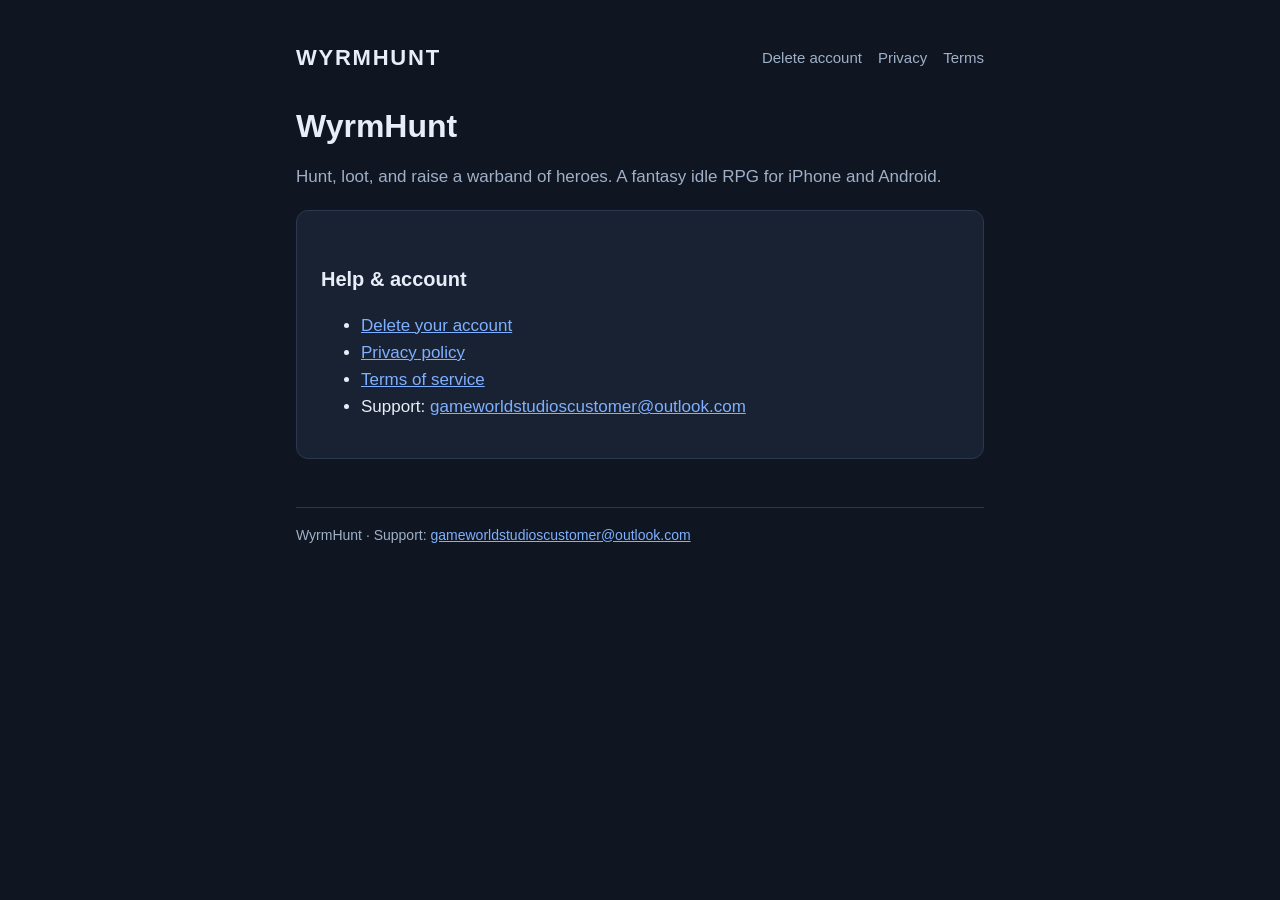
<file: index.html>
<!doctype html>
<html lang="en"><head><meta charset="utf-8"><meta name="viewport" content="width=device-width,initial-scale=1"><title>WyrmHunt</title><link rel="stylesheet" href="style.css"></head><body><main><header><a class="brand" href="index.html">WYRMHUNT</a><nav><a href="delete-account.html">Delete account</a><a href="privacy.html">Privacy</a><a href="terms.html">Terms</a></nav></header>
<h1>WyrmHunt</h1><p class="muted">Hunt, loot, and raise a warband of heroes. A fantasy idle RPG for iPhone and Android.</p><div class="card"><h2>Help &amp; account</h2><ul><li><a href="delete-account.html">Delete your account</a></li><li><a href="privacy.html">Privacy policy</a></li><li><a href="terms.html">Terms of service</a></li><li>Support: <a href="mailto:gameworldstudioscustomer@outlook.com">gameworldstudioscustomer@outlook.com</a></li></ul></div>
<footer>WyrmHunt &middot; Support: <a href="mailto:gameworldstudioscustomer@outlook.com">gameworldstudioscustomer@outlook.com</a></footer></main></body></html>
</file>
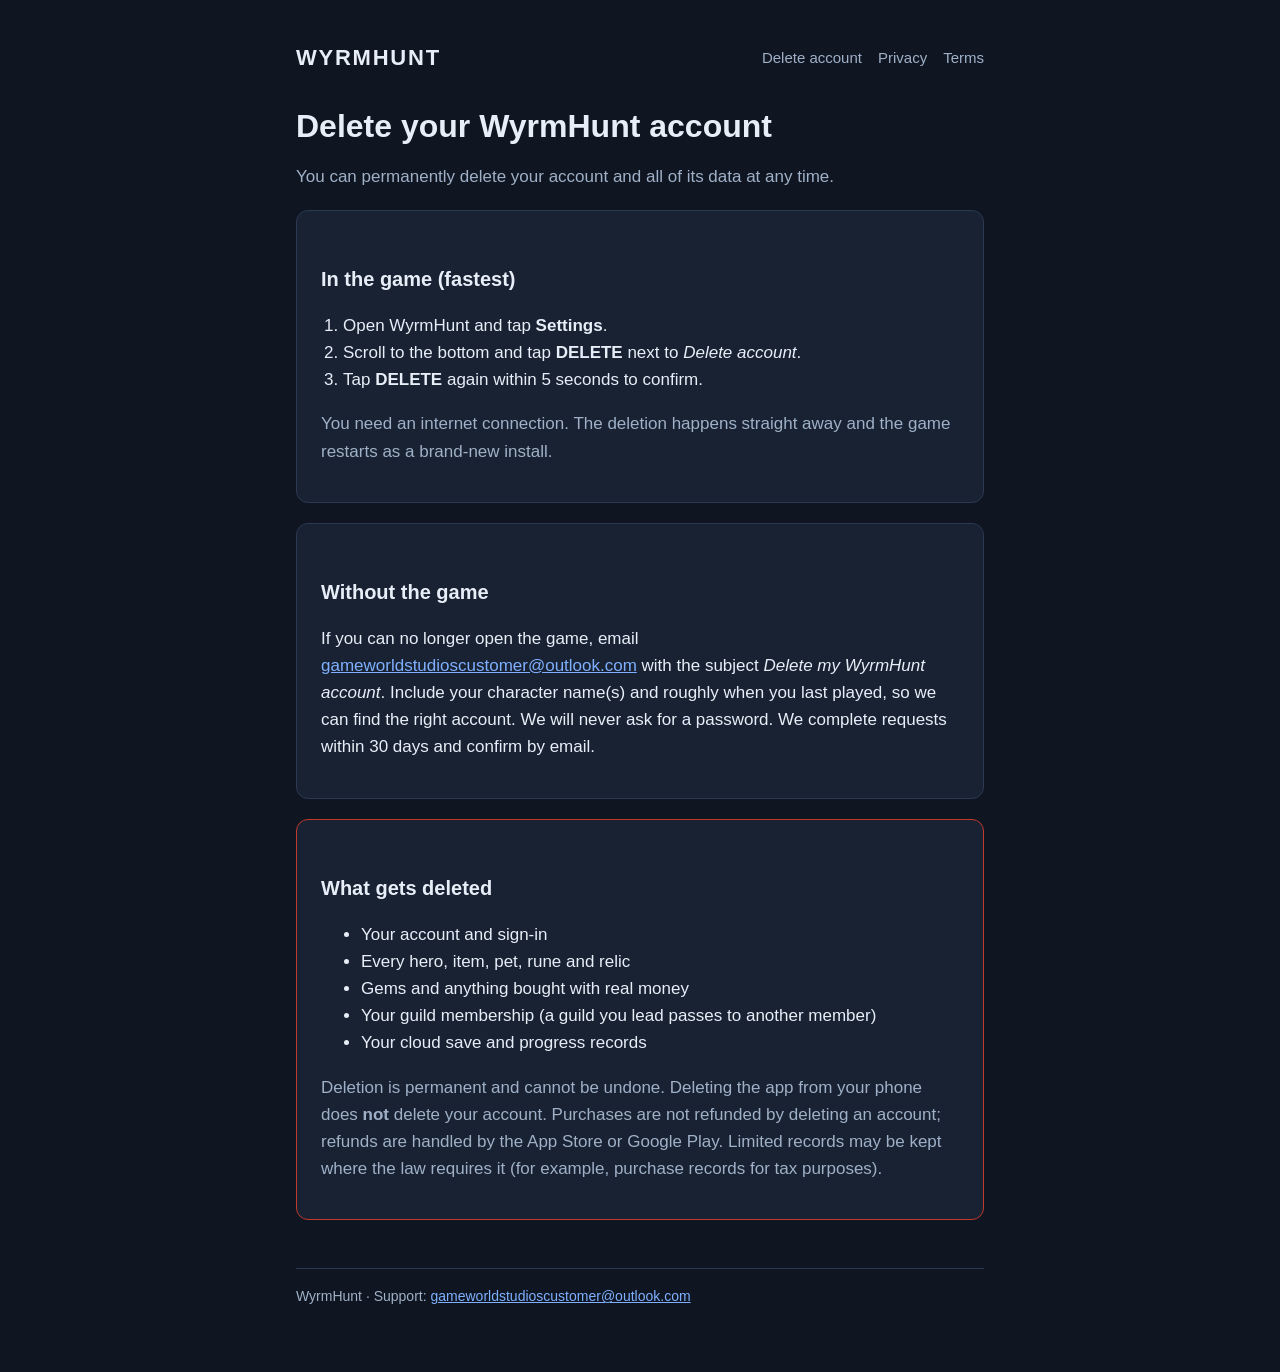
<file: delete-account.html>
<!doctype html>
<html lang="en"><head><meta charset="utf-8"><meta name="viewport" content="width=device-width,initial-scale=1"><title>Delete your WyrmHunt account</title><link rel="stylesheet" href="style.css"></head><body><main><header><a class="brand" href="index.html">WYRMHUNT</a><nav><a href="delete-account.html">Delete account</a><a href="privacy.html">Privacy</a><a href="terms.html">Terms</a></nav></header>
<h1>Delete your WyrmHunt account</h1><p class="muted">You can permanently delete your account and all of its data at any time.</p>
<div class="card"><h2>In the game (fastest)</h2><ol><li>Open WyrmHunt and tap <strong>Settings</strong>.</li><li>Scroll to the bottom and tap <strong>DELETE</strong> next to <em>Delete account</em>.</li><li>Tap <strong>DELETE</strong> again within 5 seconds to confirm.</li></ol><p class="muted">You need an internet connection. The deletion happens straight away and the game restarts as a brand-new install.</p></div>
<div class="card"><h2>Without the game</h2><p>If you can no longer open the game, email <a href="mailto:gameworldstudioscustomer@outlook.com?subject=Delete%20my%20WyrmHunt%20account">gameworldstudioscustomer@outlook.com</a> with the subject <em>Delete my WyrmHunt account</em>. Include your character name(s) and roughly when you last played, so we can find the right account. We will never ask for a password. We complete requests within 30 days and confirm by email.</p></div>
<div class="card danger"><h2>What gets deleted</h2><ul><li>Your account and sign-in</li><li>Every hero, item, pet, rune and relic</li><li>Gems and anything bought with real money</li><li>Your guild membership (a guild you lead passes to another member)</li><li>Your cloud save and progress records</li></ul><p class="muted">Deletion is permanent and cannot be undone. Deleting the app from your phone does <strong>not</strong> delete your account. Purchases are not refunded by deleting an account; refunds are handled by the App Store or Google Play. Limited records may be kept where the law requires it (for example, purchase records for tax purposes).</p></div>
<footer>WyrmHunt &middot; Support: <a href="mailto:gameworldstudioscustomer@outlook.com">gameworldstudioscustomer@outlook.com</a></footer></main></body></html>
</file>
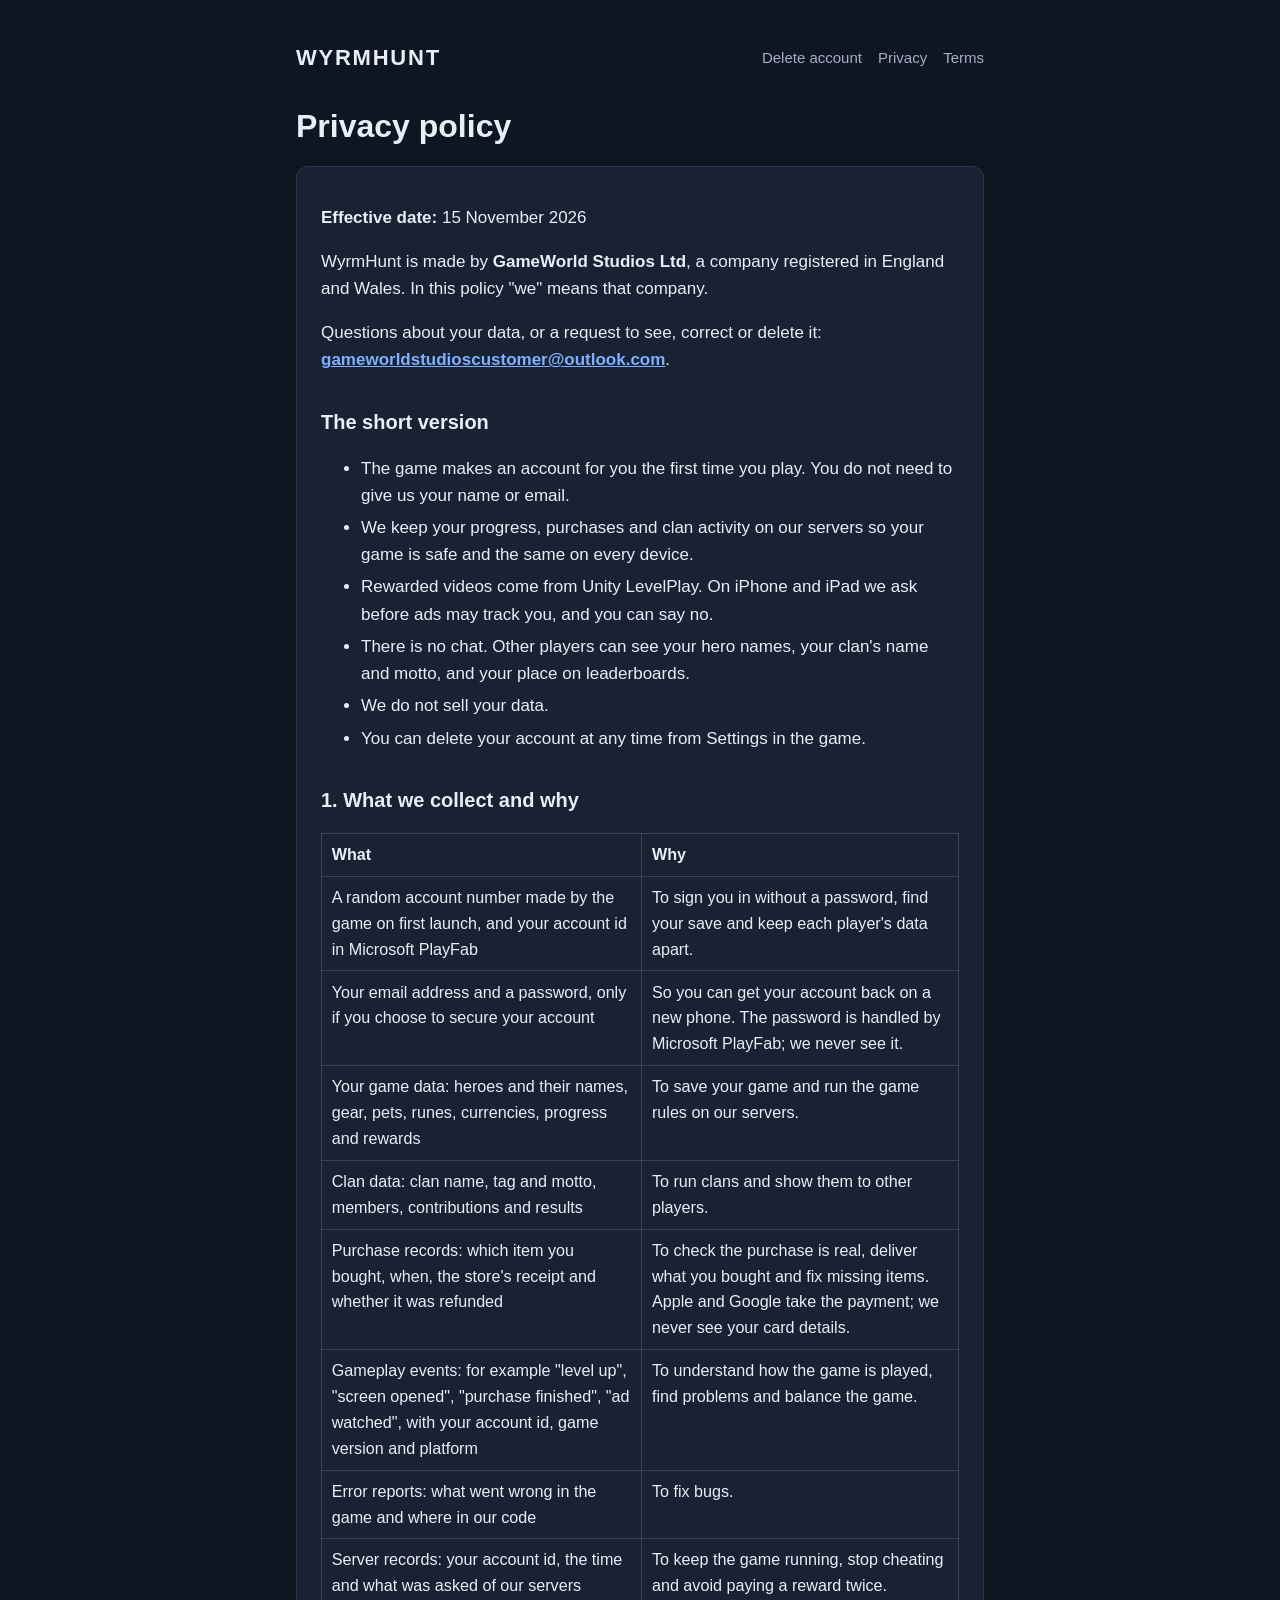
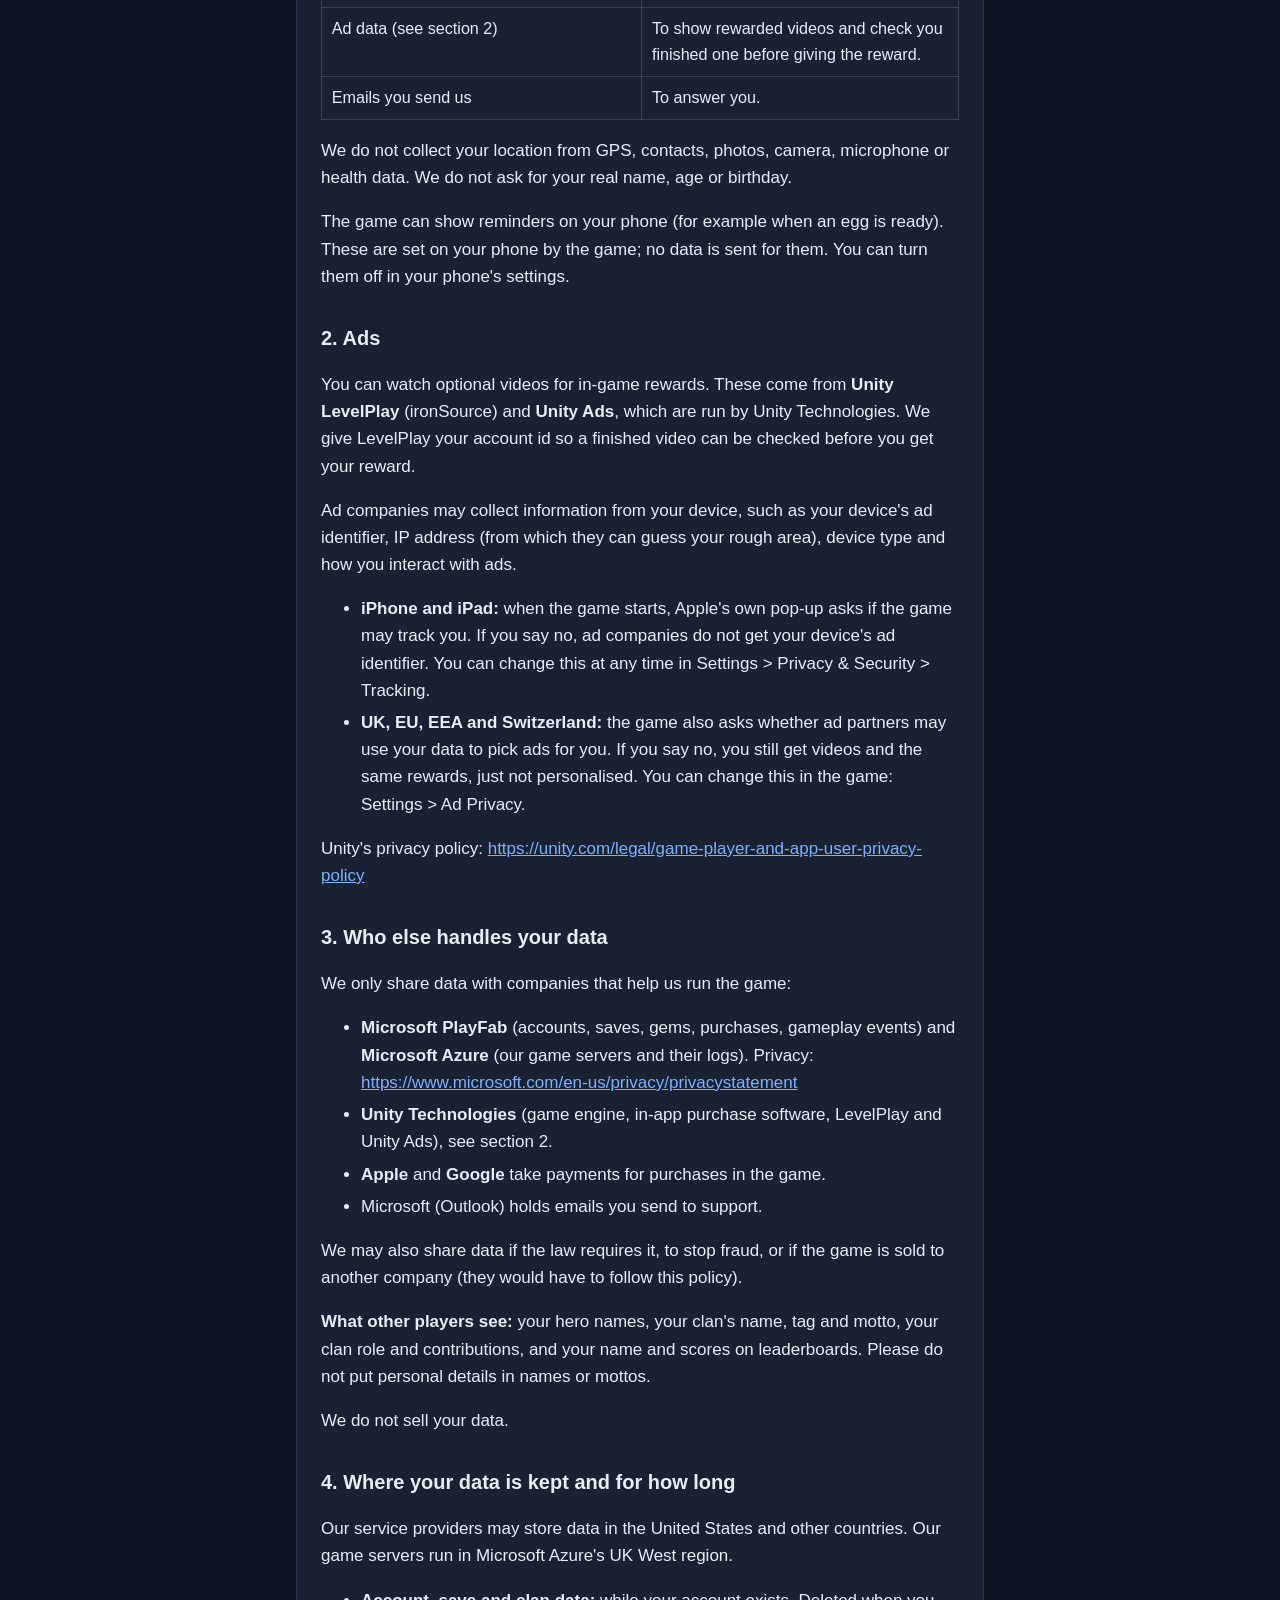
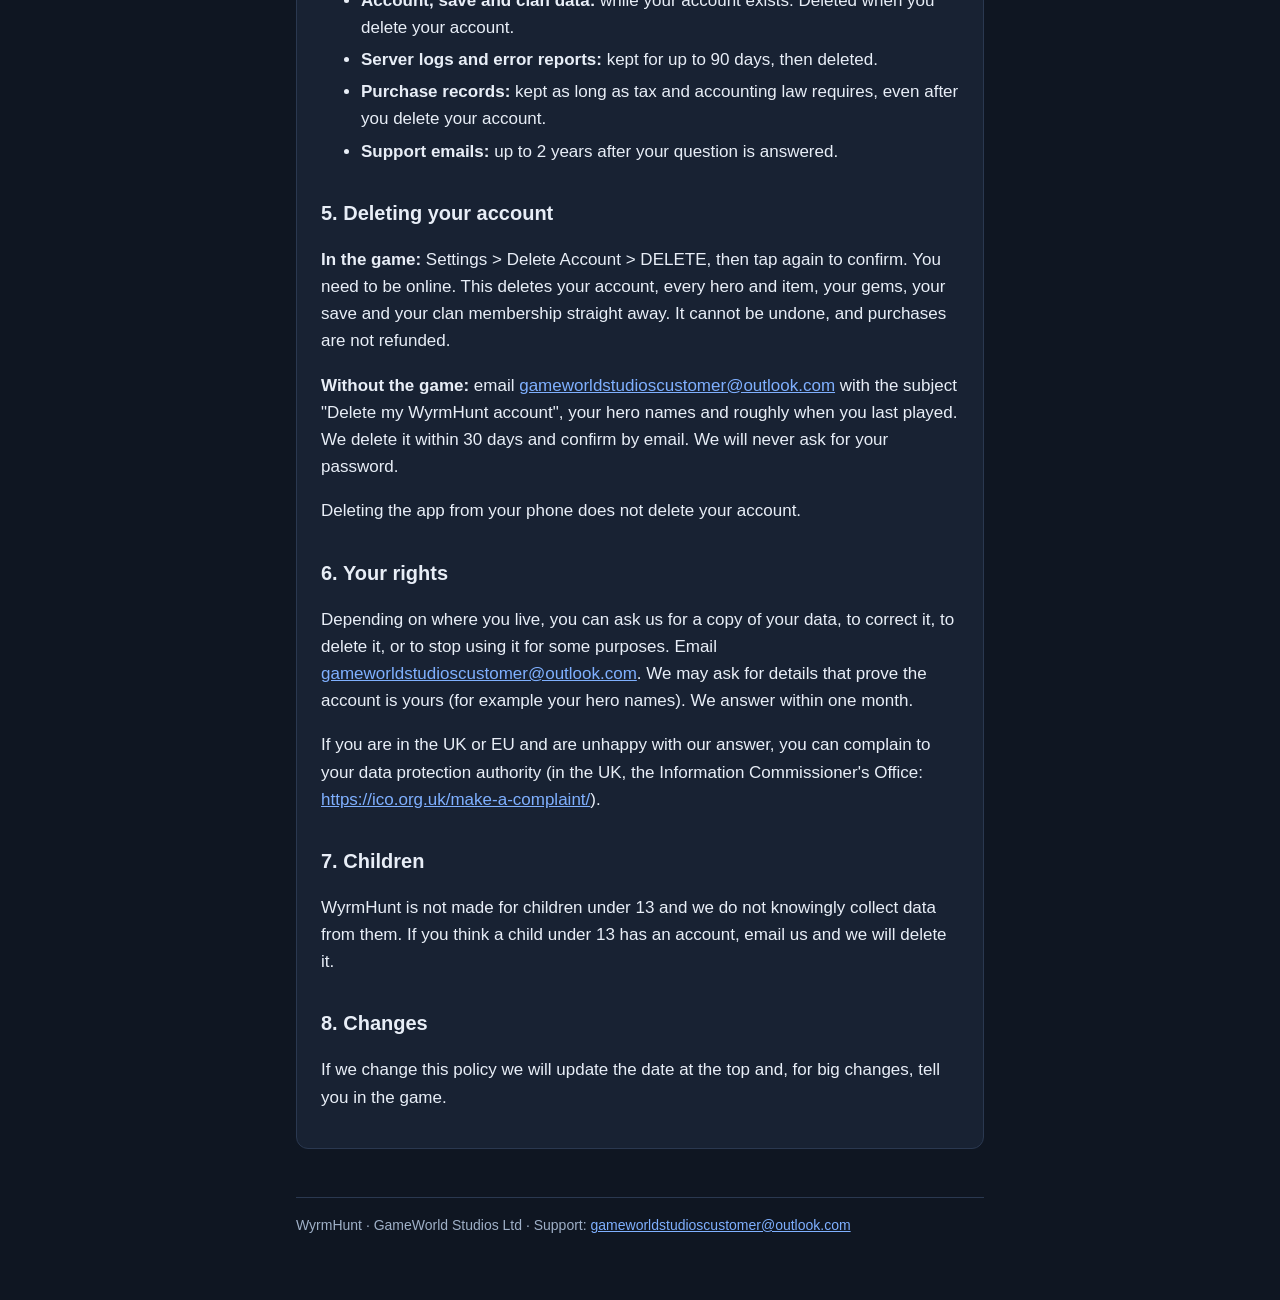
<file: privacy.html>
<!doctype html>
<html lang="en"><head><meta charset="utf-8"><meta name="viewport" content="width=device-width,initial-scale=1"><title>WyrmHunt privacy policy</title><link rel="stylesheet" href="style.css"></head><body><main><header><a class="brand" href="index.html">WYRMHUNT</a><nav><a href="delete-account.html">Delete account</a><a href="privacy.html">Privacy</a><a href="terms.html">Terms</a></nav></header>
<h1>Privacy policy</h1><div class="card legal">
<p><strong>Effective date:</strong> 15 November 2026</p>
<p>WyrmHunt is made by <strong>GameWorld Studios Ltd</strong>, a company registered in England and Wales. In this policy "we" means that company.</p>
<p>Questions about your data, or a request to see, correct or delete it: <strong><a href="mailto:gameworldstudioscustomer@outlook.com">gameworldstudioscustomer@outlook.com</a></strong>.</p>
<h2>The short version</h2>
<ul><li>The game makes an account for you the first time you play. You do not need to give us your name or email.</li><li>We keep your progress, purchases and clan activity on our servers so your game is safe and the same on every device.</li><li>Rewarded videos come from Unity LevelPlay. On iPhone and iPad we ask before ads may track you, and you can say no.</li><li>There is no chat. Other players can see your hero names, your clan's name and motto, and your place on leaderboards.</li><li>We do not sell your data.</li><li>You can delete your account at any time from Settings in the game.</li></ul>
<h2>1. What we collect and why</h2>
<div class="tablewrap"><table><tr><th>What</th><th>Why</th></tr><tr><td>A random account number made by the game on first launch, and your account id in Microsoft PlayFab</td><td>To sign you in without a password, find your save and keep each player's data apart.</td></tr><tr><td>Your email address and a password, only if you choose to secure your account</td><td>So you can get your account back on a new phone. The password is handled by Microsoft PlayFab; we never see it.</td></tr><tr><td>Your game data: heroes and their names, gear, pets, runes, currencies, progress and rewards</td><td>To save your game and run the game rules on our servers.</td></tr><tr><td>Clan data: clan name, tag and motto, members, contributions and results</td><td>To run clans and show them to other players.</td></tr><tr><td>Purchase records: which item you bought, when, the store's receipt and whether it was refunded</td><td>To check the purchase is real, deliver what you bought and fix missing items. Apple and Google take the payment; we never see your card details.</td></tr><tr><td>Gameplay events: for example "level up", "screen opened", "purchase finished", "ad watched", with your account id, game version and platform</td><td>To understand how the game is played, find problems and balance the game.</td></tr><tr><td>Error reports: what went wrong in the game and where in our code</td><td>To fix bugs.</td></tr><tr><td>Server records: your account id, the time and what was asked of our servers</td><td>To keep the game running, stop cheating and avoid paying a reward twice.</td></tr><tr><td>Ad data (see section 2)</td><td>To show rewarded videos and check you finished one before giving the reward.</td></tr><tr><td>Emails you send us</td><td>To answer you.</td></tr></table></div>
<p>We do not collect your location from GPS, contacts, photos, camera, microphone or health data. We do not ask for your real name, age or birthday.</p>
<p>The game can show reminders on your phone (for example when an egg is ready). These are set on your phone by the game; no data is sent for them. You can turn them off in your phone's settings.</p>
<h2>2. Ads</h2>
<p>You can watch optional videos for in-game rewards. These come from <strong>Unity LevelPlay</strong> (ironSource) and <strong>Unity Ads</strong>, which are run by Unity Technologies. We give LevelPlay your account id so a finished video can be checked before you get your reward.</p>
<p>Ad companies may collect information from your device, such as your device's ad identifier, IP address (from which they can guess your rough area), device type and how you interact with ads.</p>
<ul><li><strong>iPhone and iPad:</strong> when the game starts, Apple's own pop-up asks if the game may track you. If you say no, ad companies do not get your device's ad identifier. You can change this at any time in Settings &gt; Privacy &amp; Security &gt; Tracking.</li><li><strong>UK, EU, EEA and Switzerland:</strong> the game also asks whether ad partners may use your data to pick ads for you. If you say no, you still get videos and the same rewards, just not personalised. You can change this in the game: Settings &gt; Ad Privacy.</li></ul>
<p>Unity's privacy policy: <a href="https://unity.com/legal/game-player-and-app-user-privacy-policy">https://unity.com/legal/game-player-and-app-user-privacy-policy</a></p>
<h2>3. Who else handles your data</h2>
<p>We only share data with companies that help us run the game:</p>
<ul><li><strong>Microsoft PlayFab</strong> (accounts, saves, gems, purchases, gameplay events) and <strong>Microsoft Azure</strong> (our game servers and their logs). Privacy: <a href="https://www.microsoft.com/en-us/privacy/privacystatement">https://www.microsoft.com/en-us/privacy/privacystatement</a></li><li><strong>Unity Technologies</strong> (game engine, in-app purchase software, LevelPlay and Unity Ads), see section 2.</li><li><strong>Apple</strong> and <strong>Google</strong> take payments for purchases in the game.</li><li>Microsoft (Outlook) holds emails you send to support.</li></ul>
<p>We may also share data if the law requires it, to stop fraud, or if the game is sold to another company (they would have to follow this policy).</p>
<p><strong>What other players see:</strong> your hero names, your clan's name, tag and motto, your clan role and contributions, and your name and scores on leaderboards. Please do not put personal details in names or mottos.</p>
<p>We do not sell your data.</p>
<h2>4. Where your data is kept and for how long</h2>
<p>Our service providers may store data in the United States and other countries. Our game servers run in Microsoft Azure's UK West region.</p>
<ul><li><strong>Account, save and clan data:</strong> while your account exists. Deleted when you delete your account.</li><li><strong>Server logs and error reports:</strong> kept for up to 90 days, then deleted.</li><li><strong>Purchase records:</strong> kept as long as tax and accounting law requires, even after you delete your account.</li><li><strong>Support emails:</strong> up to 2 years after your question is answered.</li></ul>
<h2>5. Deleting your account</h2>
<p><strong>In the game:</strong> Settings &gt; Delete Account &gt; DELETE, then tap again to confirm. You need to be online. This deletes your account, every hero and item, your gems, your save and your clan membership straight away. It cannot be undone, and purchases are not refunded.</p>
<p><strong>Without the game:</strong> email <a href="mailto:gameworldstudioscustomer@outlook.com">gameworldstudioscustomer@outlook.com</a> with the subject "Delete my WyrmHunt account", your hero names and roughly when you last played. We delete it within 30 days and confirm by email. We will never ask for your password.</p>
<p>Deleting the app from your phone does not delete your account.</p>
<h2>6. Your rights</h2>
<p>Depending on where you live, you can ask us for a copy of your data, to correct it, to delete it, or to stop using it for some purposes. Email <a href="mailto:gameworldstudioscustomer@outlook.com">gameworldstudioscustomer@outlook.com</a>. We may ask for details that prove the account is yours (for example your hero names). We answer within one month.</p>
<p>If you are in the UK or EU and are unhappy with our answer, you can complain to your data protection authority (in the UK, the Information Commissioner's Office: <a href="https://ico.org.uk/make-a-complaint/">https://ico.org.uk/make-a-complaint/</a>).</p>
<h2>7. Children</h2>
<p>WyrmHunt is not made for children under 13 and we do not knowingly collect data from them. If you think a child under 13 has an account, email us and we will delete it.</p>
<h2>8. Changes</h2>
<p>If we change this policy we will update the date at the top and, for big changes, tell you in the game.</p>
</div>
<footer>WyrmHunt &middot; GameWorld Studios Ltd &middot; Support: <a href="mailto:gameworldstudioscustomer@outlook.com">gameworldstudioscustomer@outlook.com</a></footer></main></body></html>
</file>
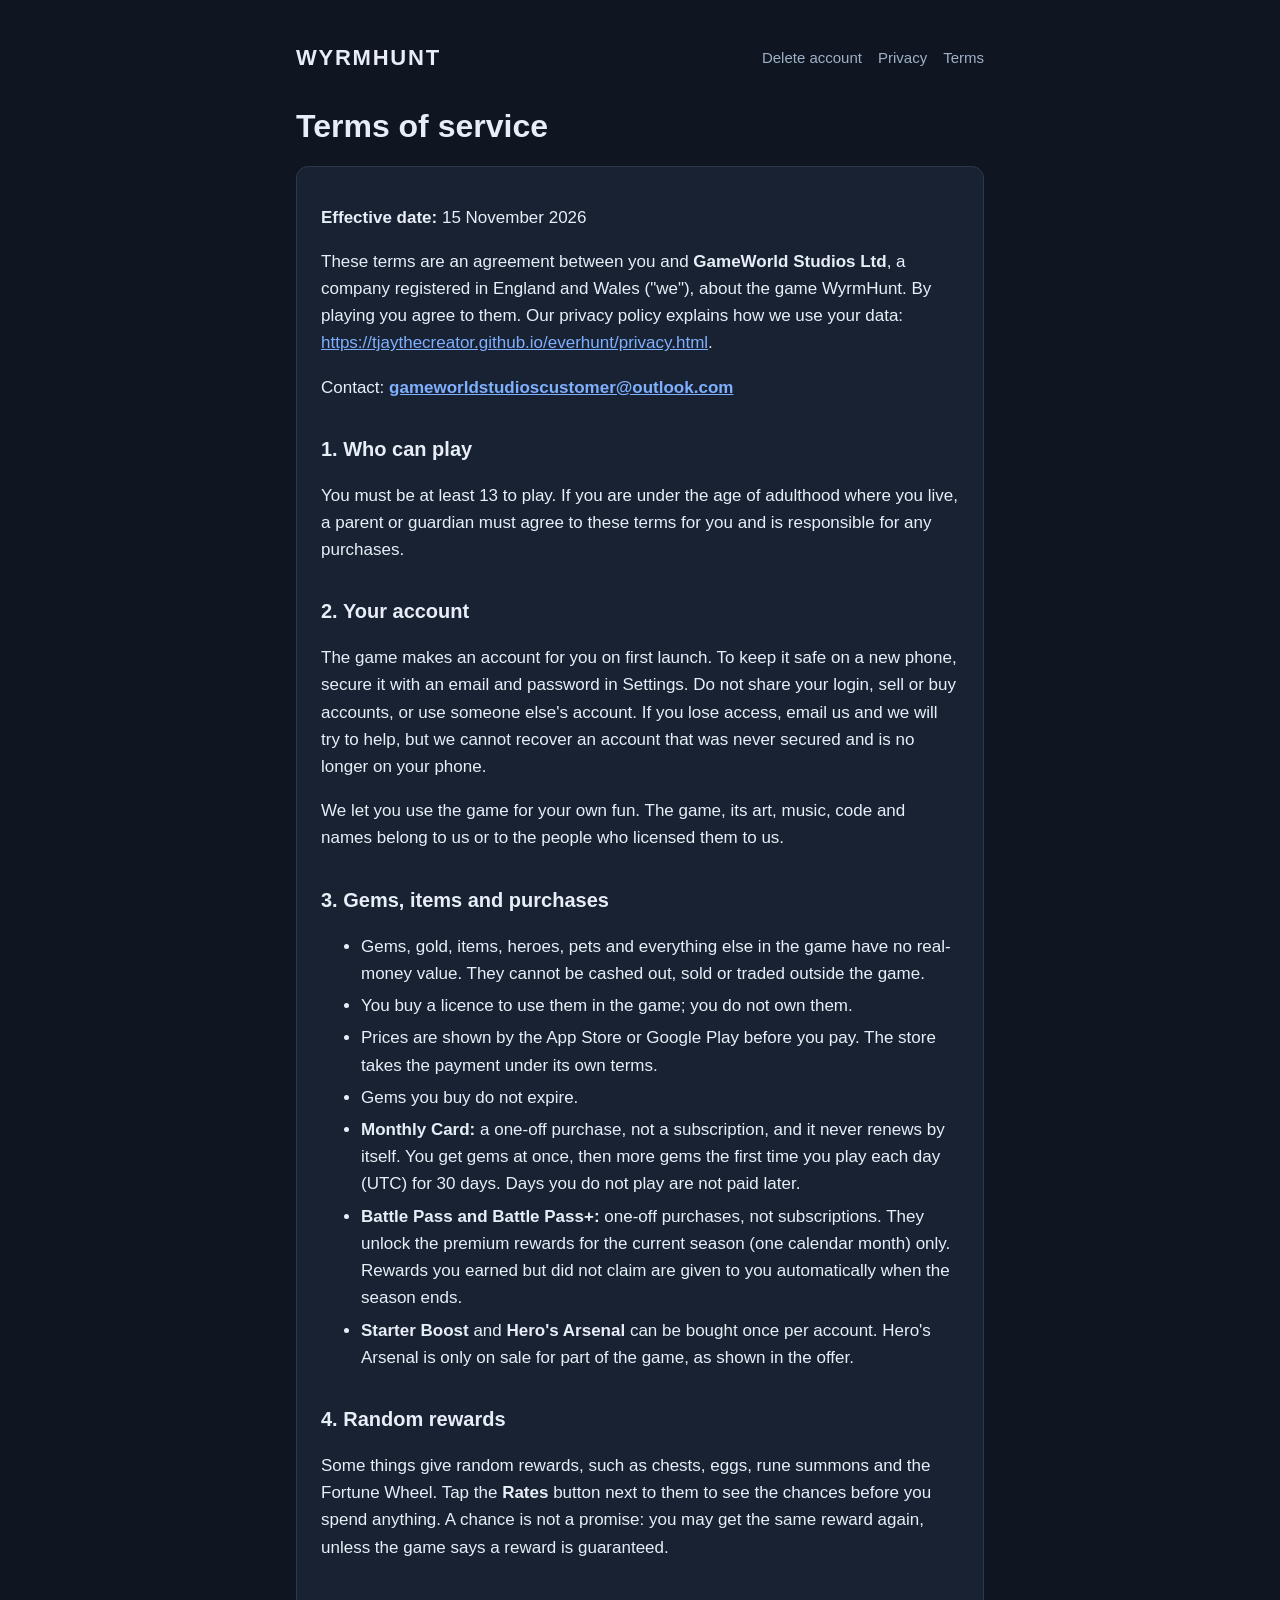
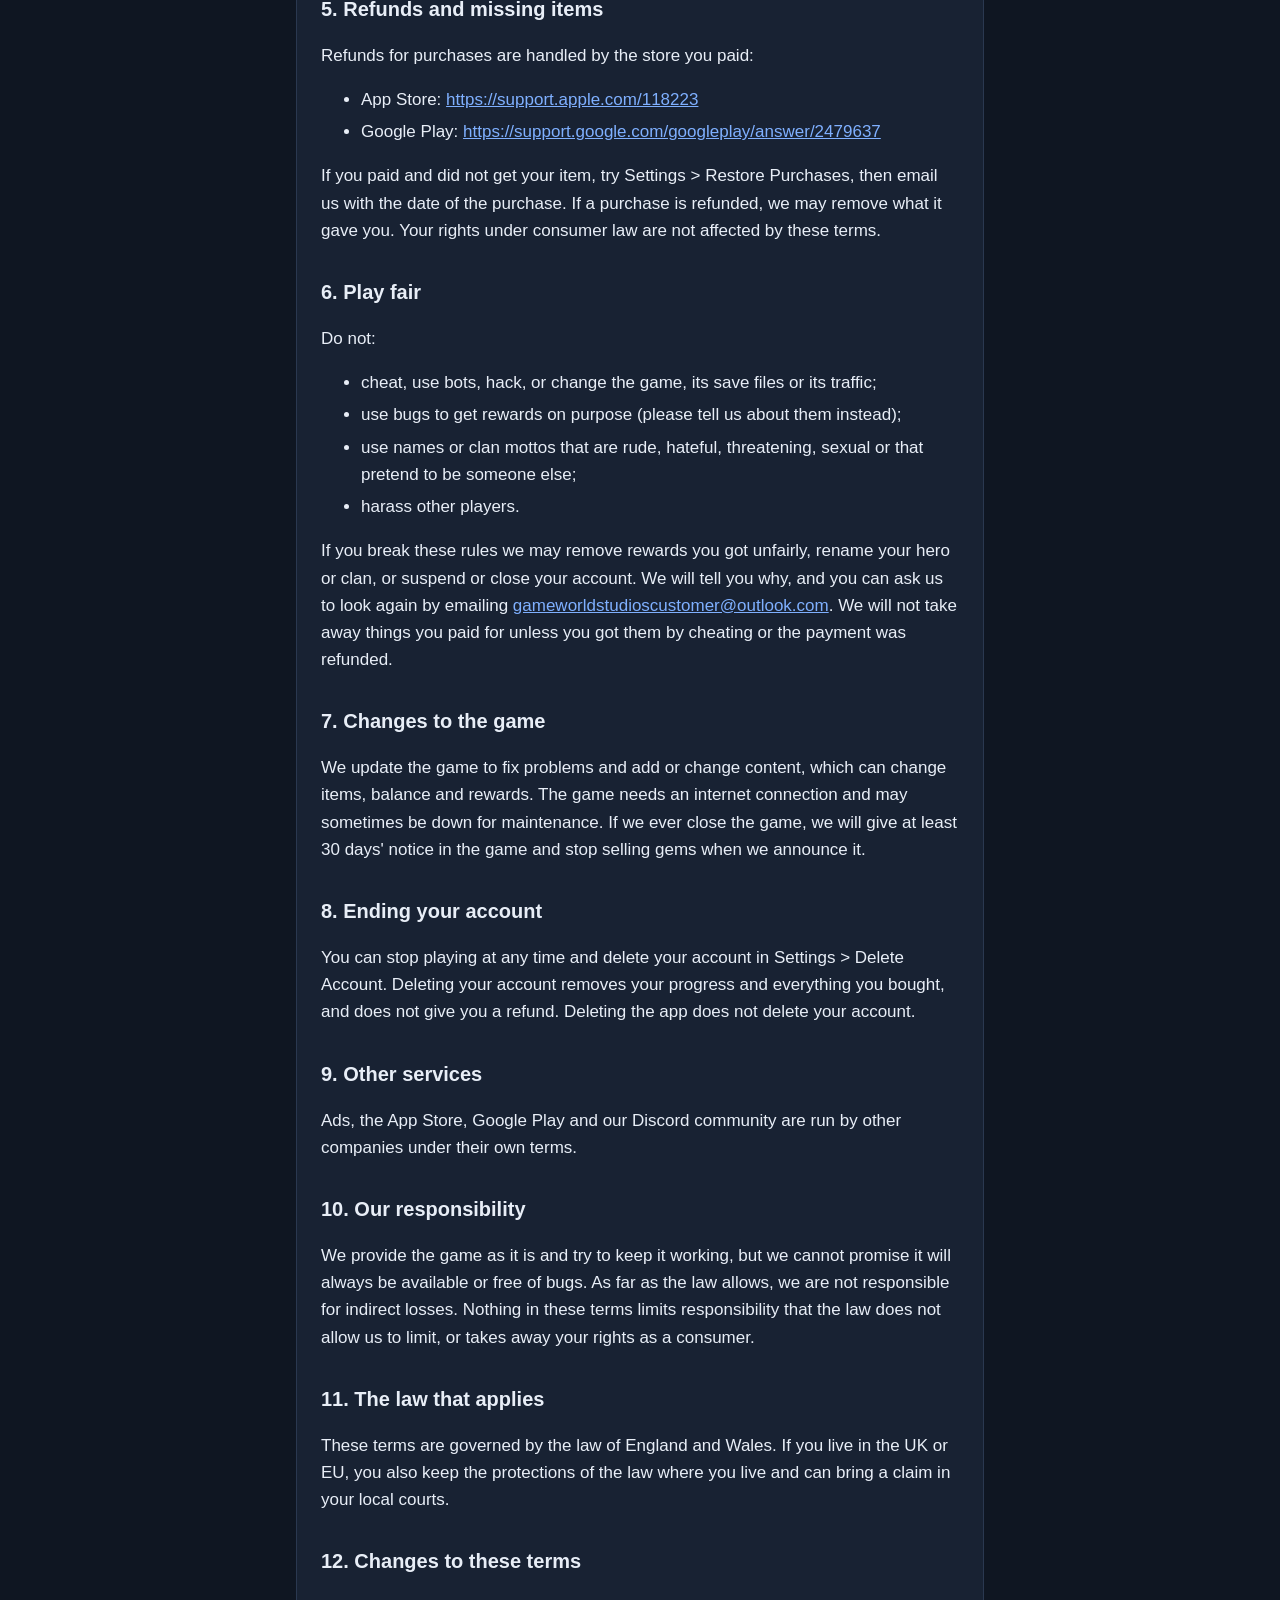
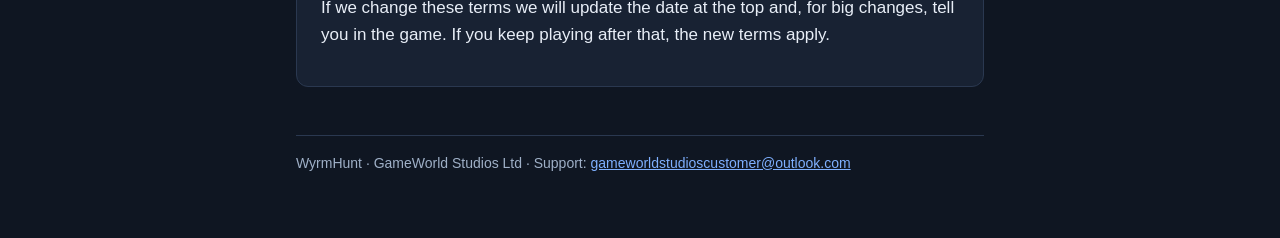
<file: terms.html>
<!doctype html>
<html lang="en"><head><meta charset="utf-8"><meta name="viewport" content="width=device-width,initial-scale=1"><title>WyrmHunt terms of service</title><link rel="stylesheet" href="style.css"></head><body><main><header><a class="brand" href="index.html">WYRMHUNT</a><nav><a href="delete-account.html">Delete account</a><a href="privacy.html">Privacy</a><a href="terms.html">Terms</a></nav></header>
<h1>Terms of service</h1><div class="card legal">
<p><strong>Effective date:</strong> 15 November 2026</p>
<p>These terms are an agreement between you and <strong>GameWorld Studios Ltd</strong>, a company registered in England and Wales ("we"), about the game WyrmHunt. By playing you agree to them. Our privacy policy explains how we use your data: <a href="https://tjaythecreator.github.io/everhunt/privacy.html">https://tjaythecreator.github.io/everhunt/privacy.html</a>.</p>
<p>Contact: <strong><a href="mailto:gameworldstudioscustomer@outlook.com">gameworldstudioscustomer@outlook.com</a></strong></p>
<h2>1. Who can play</h2>
<p>You must be at least 13 to play. If you are under the age of adulthood where you live, a parent or guardian must agree to these terms for you and is responsible for any purchases.</p>
<h2>2. Your account</h2>
<p>The game makes an account for you on first launch. To keep it safe on a new phone, secure it with an email and password in Settings. Do not share your login, sell or buy accounts, or use someone else's account. If you lose access, email us and we will try to help, but we cannot recover an account that was never secured and is no longer on your phone.</p>
<p>We let you use the game for your own fun. The game, its art, music, code and names belong to us or to the people who licensed them to us.</p>
<h2>3. Gems, items and purchases</h2>
<ul><li>Gems, gold, items, heroes, pets and everything else in the game have no real-money value. They cannot be cashed out, sold or traded outside the game.</li><li>You buy a licence to use them in the game; you do not own them.</li><li>Prices are shown by the App Store or Google Play before you pay. The store takes the payment under its own terms.</li><li>Gems you buy do not expire.</li><li><strong>Monthly Card:</strong> a one-off purchase, not a subscription, and it never renews by itself. You get gems at once, then more gems the first time you play each day (UTC) for 30 days. Days you do not play are not paid later.</li><li><strong>Battle Pass and Battle Pass+:</strong> one-off purchases, not subscriptions. They unlock the premium rewards for the current season (one calendar month) only. Rewards you earned but did not claim are given to you automatically when the season ends.</li><li><strong>Starter Boost</strong> and <strong>Hero's Arsenal</strong> can be bought once per account. Hero's Arsenal is only on sale for part of the game, as shown in the offer.</li></ul>
<h2>4. Random rewards</h2>
<p>Some things give random rewards, such as chests, eggs, rune summons and the Fortune Wheel. Tap the <strong>Rates</strong> button next to them to see the chances before you spend anything. A chance is not a promise: you may get the same reward again, unless the game says a reward is guaranteed.</p>
<h2>5. Refunds and missing items</h2>
<p>Refunds for purchases are handled by the store you paid:</p>
<ul><li>App Store: <a href="https://support.apple.com/118223">https://support.apple.com/118223</a></li><li>Google Play: <a href="https://support.google.com/googleplay/answer/2479637">https://support.google.com/googleplay/answer/2479637</a></li></ul>
<p>If you paid and did not get your item, try Settings &gt; Restore Purchases, then email us with the date of the purchase. If a purchase is refunded, we may remove what it gave you. Your rights under consumer law are not affected by these terms.</p>
<h2>6. Play fair</h2>
<p>Do not:</p>
<ul><li>cheat, use bots, hack, or change the game, its save files or its traffic;</li><li>use bugs to get rewards on purpose (please tell us about them instead);</li><li>use names or clan mottos that are rude, hateful, threatening, sexual or that pretend to be someone else;</li><li>harass other players.</li></ul>
<p>If you break these rules we may remove rewards you got unfairly, rename your hero or clan, or suspend or close your account. We will tell you why, and you can ask us to look again by emailing <a href="mailto:gameworldstudioscustomer@outlook.com">gameworldstudioscustomer@outlook.com</a>. We will not take away things you paid for unless you got them by cheating or the payment was refunded.</p>
<h2>7. Changes to the game</h2>
<p>We update the game to fix problems and add or change content, which can change items, balance and rewards. The game needs an internet connection and may sometimes be down for maintenance. If we ever close the game, we will give at least 30 days' notice in the game and stop selling gems when we announce it.</p>
<h2>8. Ending your account</h2>
<p>You can stop playing at any time and delete your account in Settings &gt; Delete Account. Deleting your account removes your progress and everything you bought, and does not give you a refund. Deleting the app does not delete your account.</p>
<h2>9. Other services</h2>
<p>Ads, the App Store, Google Play and our Discord community are run by other companies under their own terms.</p>
<h2>10. Our responsibility</h2>
<p>We provide the game as it is and try to keep it working, but we cannot promise it will always be available or free of bugs. As far as the law allows, we are not responsible for indirect losses. Nothing in these terms limits responsibility that the law does not allow us to limit, or takes away your rights as a consumer.</p>
<h2>11. The law that applies</h2>
<p>These terms are governed by the law of England and Wales. If you live in the UK or EU, you also keep the protections of the law where you live and can bring a claim in your local courts.</p>
<h2>12. Changes to these terms</h2>
<p>If we change these terms we will update the date at the top and, for big changes, tell you in the game. If you keep playing after that, the new terms apply.</p>
</div>
<footer>WyrmHunt &middot; GameWorld Studios Ltd &middot; Support: <a href="mailto:gameworldstudioscustomer@outlook.com">gameworldstudioscustomer@outlook.com</a></footer></main></body></html>
</file>
<file: style.css>
:root{--bg:#0f1622;--card:#182233;--ink:#e8eef7;--muted:#9fb0c7;--accent:#3d7bd9;--line:#2a3850;--danger:#c0392b}
*{box-sizing:border-box}
body{margin:0;background:var(--bg);color:var(--ink);font:17px/1.6 -apple-system,BlinkMacSystemFont,"Segoe UI",Roboto,sans-serif}
main{max-width:720px;margin:0 auto;padding:40px 16px 64px}
header{display:flex;justify-content:space-between;align-items:center;gap:16px;flex-wrap:wrap;margin-bottom:32px}
.brand{font-weight:800;letter-spacing:.08em;font-size:22px;color:var(--ink);text-decoration:none}
nav a{color:var(--muted);text-decoration:none;margin-left:16px;font-size:15px}
nav a:hover{color:var(--ink)}
h1{font-size:32px;line-height:1.2;margin:0 0 8px}
h2{font-size:20px;margin:32px 0 8px}
p,li{color:var(--ink)}
.muted{color:var(--muted)}
.card{background:var(--card);border:1px solid var(--line);border-radius:12px;padding:20px 24px;margin:20px 0}
.card.danger{border-color:var(--danger)}
ol{padding-left:22px}
a{color:#7fb0ff}
code{background:#0b111a;padding:2px 6px;border-radius:6px}
footer{margin-top:48px;padding-top:16px;border-top:1px solid var(--line);color:var(--muted);font-size:14px}
/* Legal pages (privacy, terms): readable long text and the data table */
.legal h2{margin-top:1.6em}.legal h3{margin-top:1.2em}.legal li{margin:.3em 0}
.tablewrap{overflow-x:auto;margin:1em 0}
.legal table{border-collapse:collapse;width:100%;font-size:.95em}
.legal th,.legal td{border:1px solid rgba(127,127,127,.35);padding:.5em .6em;text-align:left;vertical-align:top}
</file>
